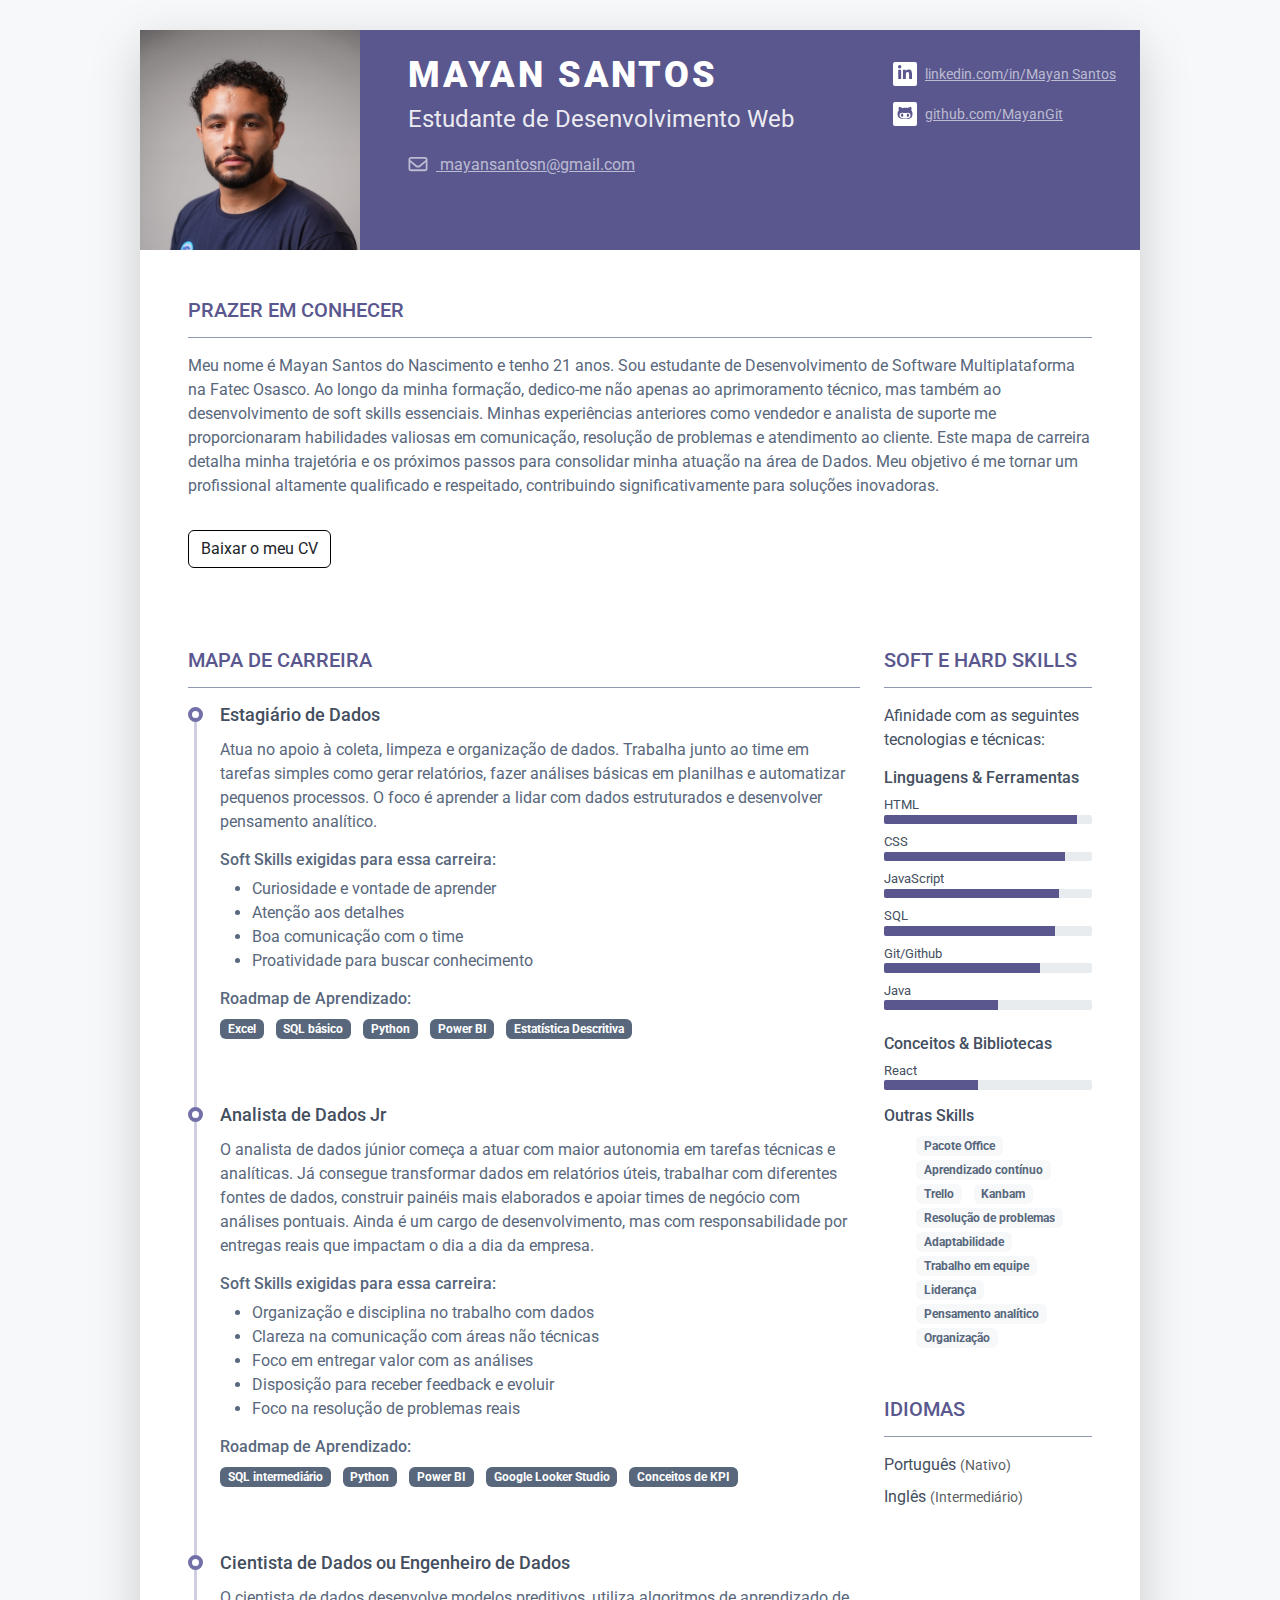
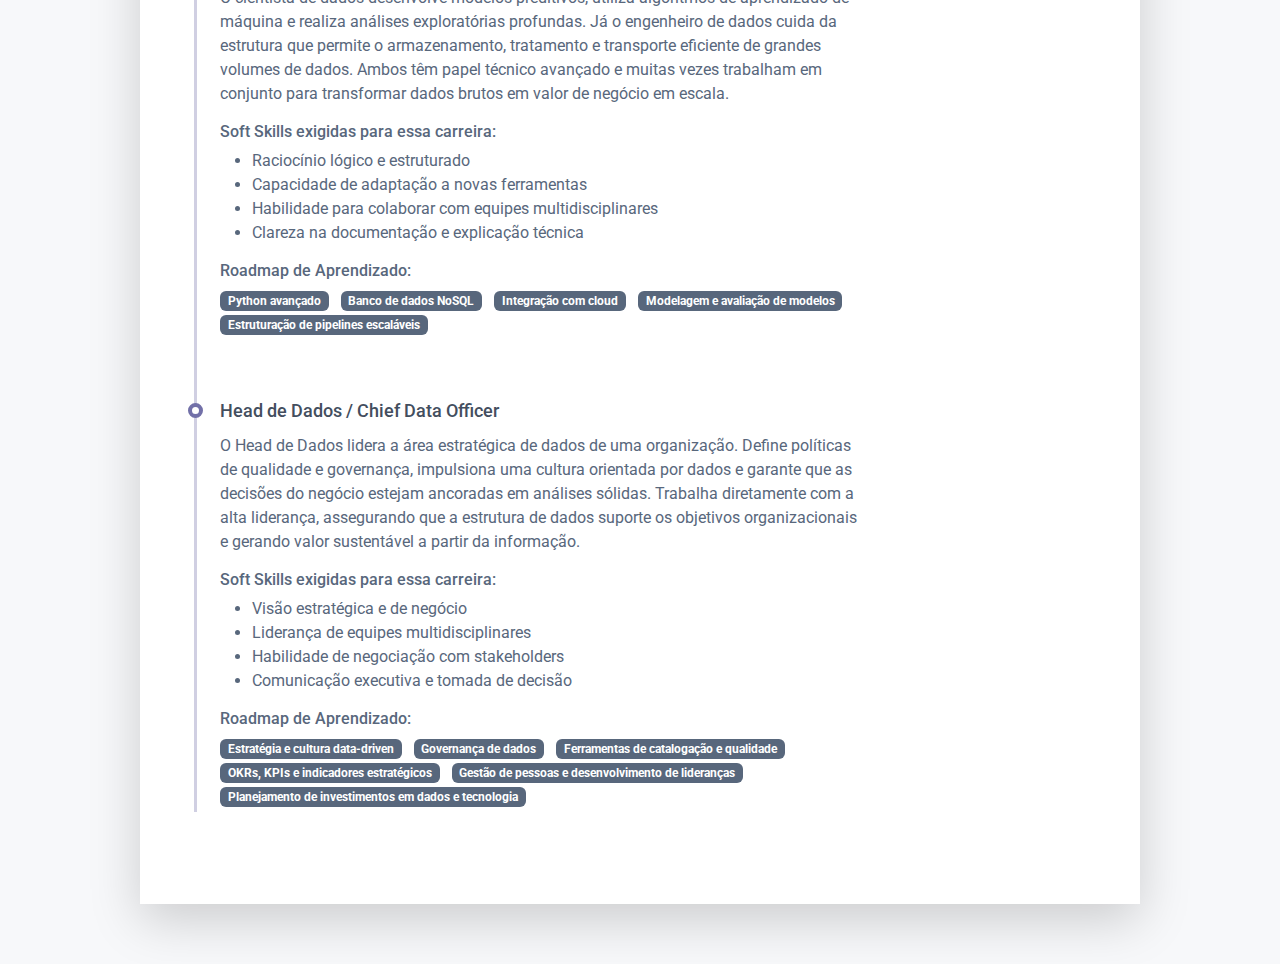
<file: index.html>
<!DOCTYPE html>
<html lang="pt-Br">

<head>
	<title>Mayan Santos: Mapa de Carreira</title>

	<!-- Meta -->
	<meta charset="utf-8">
	<meta http-equiv="X-UA-Compatible" content="IE=edge">
	<meta name="viewport" content="width=device-width, initial-scale=1.0">
	<meta name="description" content="">
	<meta name="author" content="">
	<link rel="shortcut icon" href="favicon.ico">

	<!-- Google Font -->
	<link href="https://fonts.googleapis.com/css?family=Roboto:300,400,500,700,900" rel="stylesheet">

	<!-- FontAwesome JS-->
	<script defer src="assets/fontawesome/js/all.min.js"></script>

	<!-- Theme CSS -->
	<link id="theme-style" rel="stylesheet" href="assets/css/bootstrap-5.css">

</head>

<body>

	<article class="resume-wrapper text-center position-relative">
		<div class="resume-wrapper-inner mx-auto text-start bg-white shadow-lg">
			<header class="resume-header pt-4 pt-md-0">
				<div class="row">
					<div class="col-block col-md-auto resume-picture-holder text-center text-md-start">
						<img class="picture" src="assets/images/Mayan - Foto2.jpeg"  alt="">
					</div>
					<div class="col">
						<div class="row p-4 justify-content-center justify-content-md-between">
							<div class="primary-info col-auto">
								<h1 class="name mt-0 mb-1 text-white text-uppercase text-uppercase">Mayan Santos</h1>
								<div class="title mb-3">Estudante de Desenvolvimento Web</div>
								<ul class="list-unstyled">
									<li class="mb-2">
										<a class="text-link" href="mailto:mayansantosn@gmail.com">
											<i class="far fa-envelope fa-fw me-2" data-fa-transform="grow-3"></i>
											mayansantosn@gmail.com
										</a>
									</li>
								</ul>
							</div>
							<div class="secondary-info col-auto mt-2">
								<ul class="resume-social list-unstyled">
									<li class="mb-3"><a class="text-link" href="https://www.linkedin.com/in/mayan-santos">
											<span class="fa-container text-center me-2">
												<i
													class="fab fa-linkedin-in fa-fw"></i></span>linkedin.com/in/Mayan Santos</a>
									</li>
									<li class="mb-3">
										<a class="text-link" href="https://github.com/MayanGit">
											<span class="fa-container text-center me-2">
												<i class="fab fa-github-alt fa-fw"></i></span>github.com/MayanGit
										</a>
									</li>

								</ul>
							</div>
						</div>

					</div>
				</div>
			</header>
			<div class="resume-body p-5">
				<section class="resume-section summary-section mb-5">
					<h2 class="resume-section-title text-uppercase font-weight-bold pb-3 mb-3">Prazer em Conhecer</h2>
					<div class="resume-section-content">
						<p class="mb-0"> Meu nome é Mayan Santos do Nascimento e tenho 21 anos. Sou estudante de Desenvolvimento de Software Multiplataforma na Fatec Osasco.
										Ao longo da minha formação, dedico-me não apenas ao aprimoramento técnico, mas também ao desenvolvimento de soft skills essenciais. Minhas experiências anteriores como vendedor e analista de suporte me proporcionaram habilidades valiosas em comunicação, resolução de problemas e atendimento ao cliente.
										Este mapa de carreira detalha minha trajetória e os próximos passos para consolidar minha atuação na área de Dados. Meu objetivo é me tornar um profissional altamente qualificado e respeitado, contribuindo significativamente para soluções inovadoras.</p>

						<!-- Altere o link para um PDF do seu Curriculo -->
						<a class="btn" href="https://drive.google.com/file/d/1Z3_bD67Sbv0LeDuF14Sb2HkDqbG9KgJq/view?usp=drive_link">Baixar o meu CV</a>
					</div>
				</section>
				<div class="row">
					<div class="col-lg-9">
						<section class="resume-section experience-section mb-5">
							<h2 class="resume-section-title text-uppercase font-weight-bold pb-3 mb-3">Mapa de Carreira
							</h2>
							<div class="resume-section-content">
								<div class="resume-timeline position-relative">
									<article class="resume-timeline-item position-relative pb-5">

										<div class="resume-timeline-item-header mb-2">
											<div class="d-flex flex-column flex-md-row">
												<h3 class="resume-position-title font-weight-bold mb-1">Estagiário de Dados
												</h3>
											</div>
										</div>
										<div class="resume-timeline-item-desc">
											<p>Atua no apoio à coleta, limpeza e organização de dados. Trabalha junto ao time em tarefas simples como gerar relatórios, fazer análises básicas em planilhas e automatizar pequenos processos. O foco é aprender a lidar com dados estruturados e desenvolver pensamento analítico.</p>
											</p>
											<h4 class="resume-timeline-item-desc-heading font-weight-bold">
												Soft Skills exigidas para essa carreira:
											</h4>
											<ul>
												<li>Curiosidade e vontade de aprender</li>
												<li>Atenção aos detalhes</li>
												<li>Boa comunicação com o time</li>
												<li>Proatividade para buscar conhecimento</li>
											</ul>
											<h4 class="resume-timeline-item-desc-heading font-weight-bold">
												Roadmap de Aprendizado:</h4>
											</h4>
											<ul class="list-inline">
												<li class="list-inline-item">
													<span class="badge bg-secondary badge-pill">Excel</span>
												</li>
												<li class="list-inline-item"><span
														class="badge bg-secondary badge-pill">SQL básico</span></li>
												<li class="list-inline-item"><span
														class="badge bg-secondary badge-pill">Python</span></li>
												<li class="list-inline-item"><span
														class="badge bg-secondary badge-pill">Power BI</span></li>
												<li class="list-inline-item"><span
														class="badge bg-secondary badge-pill">Estatística Descritiva</span></li>
											</ul>
										</div>

									</article>

									<article class="resume-timeline-item position-relative pb-5">

										<div class="resume-timeline-item-header mb-2">
											<div class="d-flex flex-column flex-md-row">
												<h3 class="resume-position-title font-weight-bold mb-1">Analista de Dados Jr</h3>
											</div>
										</div>
										<div class="resume-timeline-item-desc">
											<p>O analista de dados júnior começa a atuar com maior autonomia em tarefas técnicas e analíticas. Já consegue transformar dados em relatórios úteis, trabalhar com diferentes fontes de dados, construir painéis mais elaborados e apoiar times de negócio com análises pontuais. Ainda é um cargo de desenvolvimento, mas com responsabilidade por entregas reais que impactam o dia a dia da empresa.</p>
											<h4 class="resume-timeline-item-desc-heading font-weight-bold">
												Soft Skills exigidas para essa carreira:
											</h4>
											<ul>
												<li>Organização e disciplina no trabalho com dados</li>
												<li>Clareza na comunicação com áreas não técnicas</li>
												<li>Foco em entregar valor com as análises</li>
												<li>Disposição para receber feedback e evoluir</li>
												<li>Foco na resolução de problemas reais</li>
											</ul>
											<h4 class="resume-timeline-item-desc-heading font-weight-bold">
												Roadmap de Aprendizado:</h4>
											<ul class="list-inline">
												<li class="list-inline-item"><span
														class="badge bg-secondary badge-pill">SQL intermediário</span></li>
												<li class="list-inline-item"><span
														class="badge bg-secondary badge-pill">Python</span></li>
												<li class="list-inline-item"><span
														class="badge bg-secondary badge-pill">Power BI</span></li>
												<li class="list-inline-item"><span
														class="badge bg-secondary badge-pill">Google Looker Studio </span></li>
												<li class="list-inline-item"><span
														class="badge bg-secondary badge-pill">Conceitos de KPI</span></li>
											</ul>
										</div>

									</article>

									<article class="resume-timeline-item position-relative pb-5">

										<div class="resume-timeline-item-header mb-2">
											<div class="d-flex flex-column flex-md-row">
												<h3 class="resume-position-title font-weight-bold mb-1">Cientista de Dados ou Engenheiro de Dados
												</h3>

											</div>
										</div>
										<div class="resume-timeline-item-desc">
											<p>O cientista de dados desenvolve modelos preditivos, utiliza algoritmos de aprendizado de máquina e realiza análises exploratórias profundas. Já o engenheiro de dados cuida da estrutura que permite o armazenamento, tratamento e transporte eficiente de grandes volumes de dados. Ambos têm papel técnico avançado e muitas vezes trabalham em conjunto para transformar dados brutos em valor de negócio em escala.</p>
											<h4 class="resume-timeline-item-desc-heading font-weight-bold">
												Soft Skills exigidas para essa carreira:
											</h4>
											<ul>
												<li>Raciocínio lógico e estruturado</li>
												<li>Capacidade de adaptação a novas ferramentas</li>
												<li>Habilidade para colaborar com equipes multidisciplinares</li>
												<li>Clareza na documentação e explicação técnica</li>
											</ul>
											<h4 class="resume-timeline-item-desc-heading font-weight-bold">
												Roadmap de Aprendizado:</h4>
											<ul class="list-inline">
												<li class="list-inline-item"><span
														class="badge bg-secondary badge-pill">Python avançado</span></li>
												<li class="list-inline-item"><span
														class="badge bg-secondary badge-pill">Banco de dados NoSQL</span></li>
												<li class="list-inline-item"><span
														class="badge bg-secondary badge-pill">Integração com cloud</span></li>
												<li class="list-inline-item"><span
														class="badge bg-secondary badge-pill">Modelagem e avaliação de modelos</span></li>
												<li class="list-inline-item"><span
														class="badge bg-secondary badge-pill">Estruturação de pipelines escaláveis</span></li>
											</ul>
										</div>

									</article>

									<article class="resume-timeline-item position-relative">

										<div class="resume-timeline-item-header mb-2">
											<div class="d-flex flex-column flex-md-row">
												<h3 class="resume-position-title font-weight-bold mb-1">
													Head de Dados / Chief Data Officer 
												</h3>
											</div>
										</div>
										<div class="resume-timeline-item-desc">
											<p>O Head de Dados lidera a área estratégica de dados de uma organização. Define políticas de qualidade e governança, impulsiona uma cultura orientada por dados e garante que as decisões do negócio estejam ancoradas em análises sólidas. Trabalha diretamente com a alta liderança, assegurando que a estrutura de dados suporte os objetivos organizacionais e gerando valor sustentável a partir da informação.</p>
											<h4 class="resume-timeline-item-desc-heading font-weight-bold">
												Soft Skills exigidas para essa carreira:
											</h4>
											<ul>
												<li>Visão estratégica e de negócio</li>
												<li>Liderança de equipes multidisciplinares</li>
												<li>Habilidade de negociação com stakeholders</li>
												<li>Comunicação executiva e tomada de decisão</li>
											</ul>
											<h4 class="resume-timeline-item-desc-heading font-weight-bold">
												Roadmap de Aprendizado:</h4>
											<ul class="list-inline">
												<li class="list-inline-item"><span
														class="badge bg-secondary badge-pill">Estratégia e cultura data-driven</span></li>
												<li class="list-inline-item"><span
														class="badge bg-secondary badge-pill">Governança de dados </span></li>
												<li class="list-inline-item"><span
														class="badge bg-secondary badge-pill">Ferramentas de catalogação e qualidade</span></li>
												<li class="list-inline-item"><span
														class="badge bg-secondary badge-pill">OKRs, KPIs e indicadores estratégicos</span></li>
												<li class="list-inline-item"><span
														class="badge bg-secondary badge-pill">Gestão de pessoas e desenvolvimento de lideranças</span></li>
												<li class="list-inline-item"><span
														class="badge bg-secondary badge-pill">Planejamento de investimentos em dados e tecnologia</span></li>
											</ul>
										</div>
									</article>
								</div>
							</div>
						</section>
					</div>
					<div class="col-lg-3">
						<section class="resume-section skills-section mb-5">
							<h2 class="resume-section-title text-uppercase font-weight-bold pb-3 mb-3">Soft e Hard
								Skills</h2>
							<p>Afinidade com as seguintes tecnologias e técnicas:</p>
							<div class="resume-section-content">
								<div class="resume-skill-item">
									<h4 class="resume-skills-cat font-weight-bold">Linguagens & Ferramentas</h4>
									<ul class="list-unstyled mb-4">
										<li class="mb-2">
											<div class="resume-skill-name">HTML</div>
											<div class="progress resume-progress">
												<div class="progress-bar theme-progress-bar-dark" role="progressbar"
													style="width: 93%" aria-valuenow="25" aria-valuemin="0"
													aria-valuemax="100"></div>
											</div>
										</li>
										<li class="mb-2">
											<div class="resume-skill-name">CSS</div>
											<div class="progress resume-progress">
												<div class="progress-bar theme-progress-bar-dark" role="progressbar"
													style="width: 87%" aria-valuenow="25" aria-valuemin="0"
													aria-valuemax="100"></div>
											</div>
										</li>
										<li class="mb-2">
											<div class="resume-skill-name">JavaScript</div>
											<div class="progress resume-progress">
												<div class="progress-bar theme-progress-bar-dark" role="progressbar"
													style="width: 84%" aria-valuenow="25" aria-valuemin="0"
													aria-valuemax="100"></div>
											</div>
										</li>

										<li class="mb-2">
											<div class="resume-skill-name">SQL</div>
											<div class="progress resume-progress">
												<div class="progress-bar theme-progress-bar-dark" role="progressbar"
													style="width: 82%" aria-valuenow="25" aria-valuemin="0"
													aria-valuemax="100"></div>
											</div>
										</li>
										<li class="mb-2">
											<div class="resume-skill-name">Git/Github</div>
											<div class="progress resume-progress">
												<div class="progress-bar theme-progress-bar-dark" role="progressbar"
													style="width: 75%" aria-valuenow="25" aria-valuemin="0"
													aria-valuemax="100"></div>
											</div>
										</li>
										<li class="mb-2">
											<div class="resume-skill-name">Java</div>
											<div class="progress resume-progress">
												<div class="progress-bar theme-progress-bar-dark" role="progressbar"
													style="width: 55%" aria-valuenow="25" aria-valuemin="0"
													aria-valuemax="100"></div>
											</div>
										</li>
									</ul>
								</div>

								<div class="resume-skill-item">
									<h4 class="resume-skills-cat font-weight-bold">Conceitos & Bibliotecas</h4>
									<ul class="list-unstyled">
										<li class="mb-2">
											<div class="resume-skill-name">React</div>
											<div class="progress resume-progress">
												<div class="progress-bar theme-progress-bar-dark" role="progressbar"
													style="width: 45%" aria-valuenow="25" aria-valuemin="0"
													aria-valuemax="100"></div>
											</div>
										</li>
										
									</ul>
								</div>

								<div class="resume-skill-item">
									<h4 class="resume-skills-cat font-weight-bold">Outras Skills</h4>
									<ul class="list-inline-1">
										<li class="list-inline-item"><span class="badge badge-light">Pacote Office</span></li>
										<li class="list-inline-item"><span class="badge badge-light">Aprendizado contínuo</span>
										</li>
										<li class="list-inline-item"><span class="badge badge-light">Trello</span></li>
										<li class="list-inline-item"><span class="badge badge-light">Kanbam</span>
										</li>
										<li class="list-inline-item"><span class="badge badge-light">Resolução de problemas</span>
										</li>
										<li class="list-inline-item"><span class="badge badge-light">Adaptabilidade</span></li>
										<li class="list-inline-item"><span class="badge badge-light">Trabalho em equipe</span>
										</li>
										<li class="list-inline-item"><span class="badge badge-light">Liderança</span>
										</li>
										<li class="list-inline-item"><span class="badge badge-light">Pensamento analítico</span></li>
										<li class="list-inline-item"><span class="badge badge-light">Organização</span></li>
									</ul>
								</div>
							</div>
						</section>

						<section class="resume-section language-section mb-5">
							<h2 class="resume-section-title text-uppercase font-weight-bold pb-3 mb-3">Idiomas</h2>
							<div class="resume-section-content">
								<ul class="list-unstyled resume-lang-list">
									<li class="mb-2"><span class="resume-lang-name font-weight-bold">Português</span>
										<small class="text-muted font-weight-normal">(Nativo)</small>
									</li>
									<li class="mb-2 align-middle"><span
											class="resume-lang-name font-weight-bold">Inglês</span> <small
											class="text-muted font-weight-normal">(Intermediário)</small></li>
									
								</ul>
							</div>
						</section>

					</div>
				</div>
			</div>
		</div>
	</article>
</body>

</html>
</file>
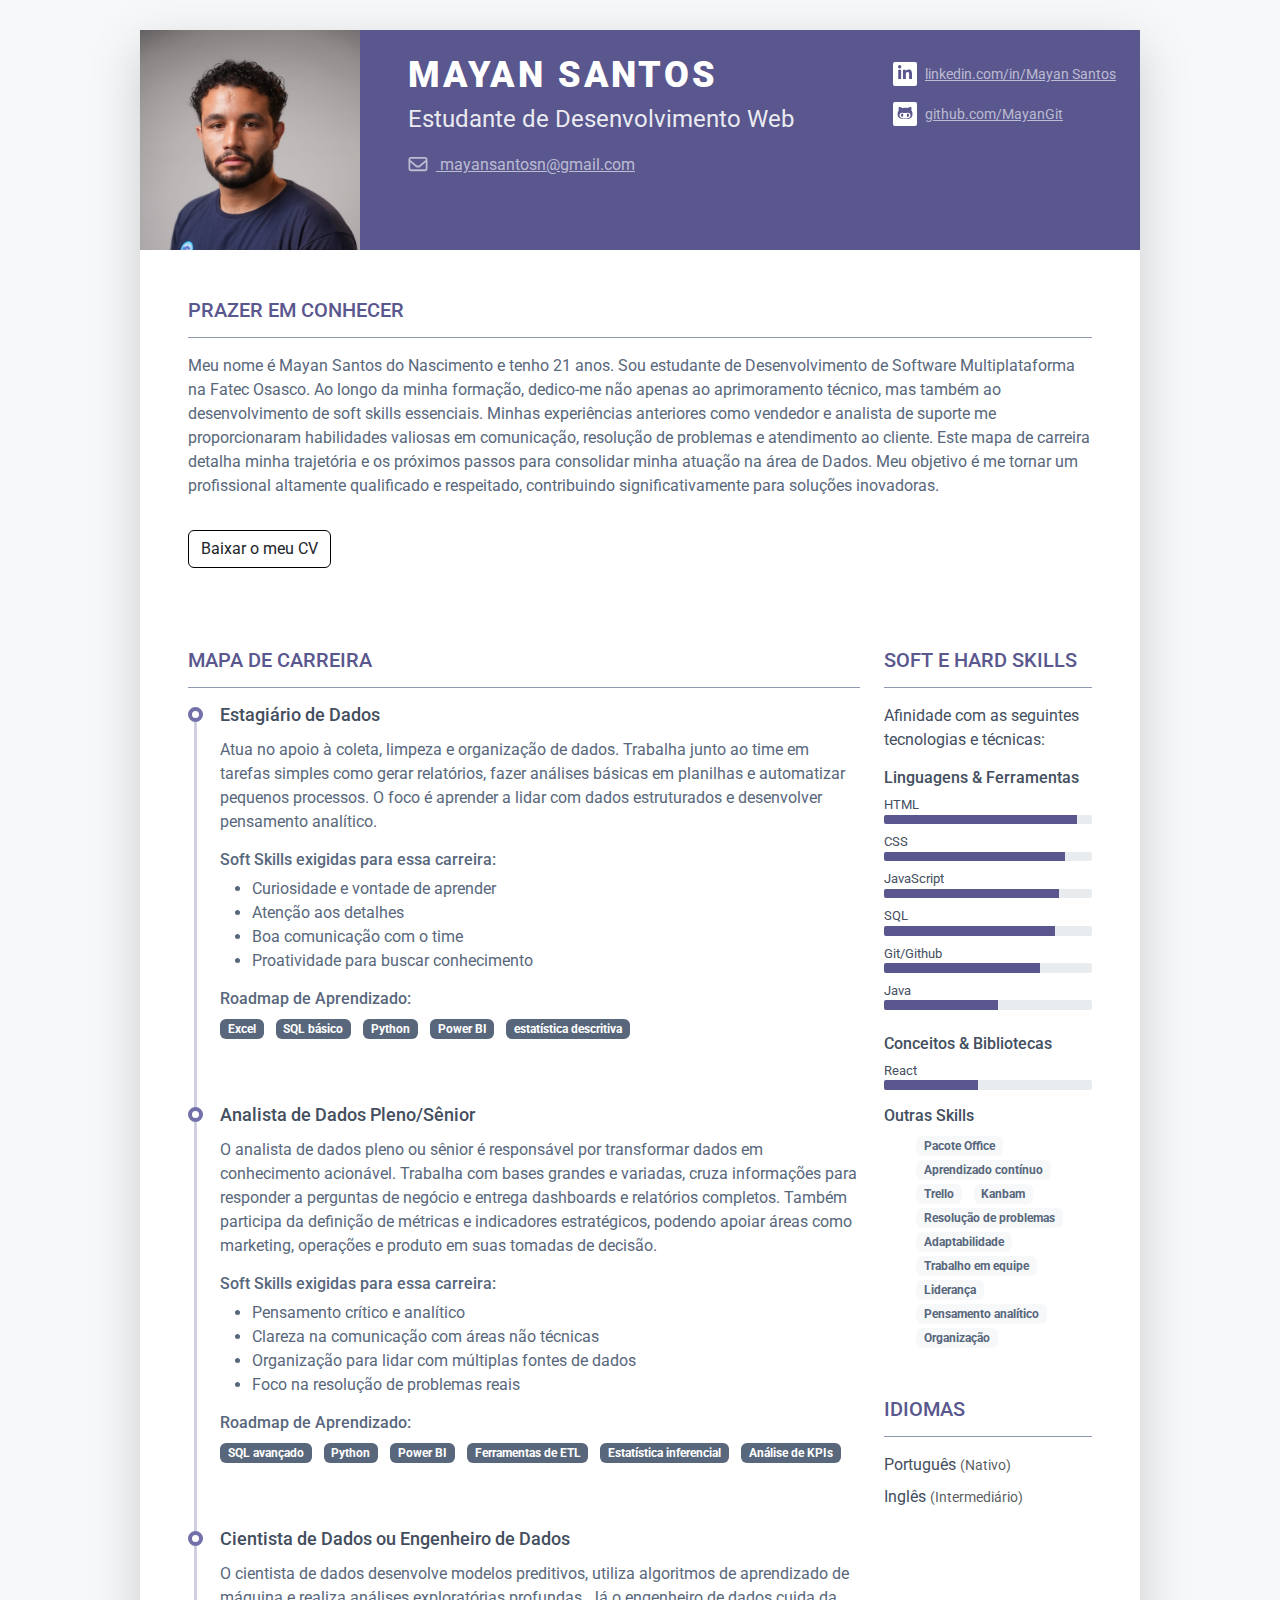
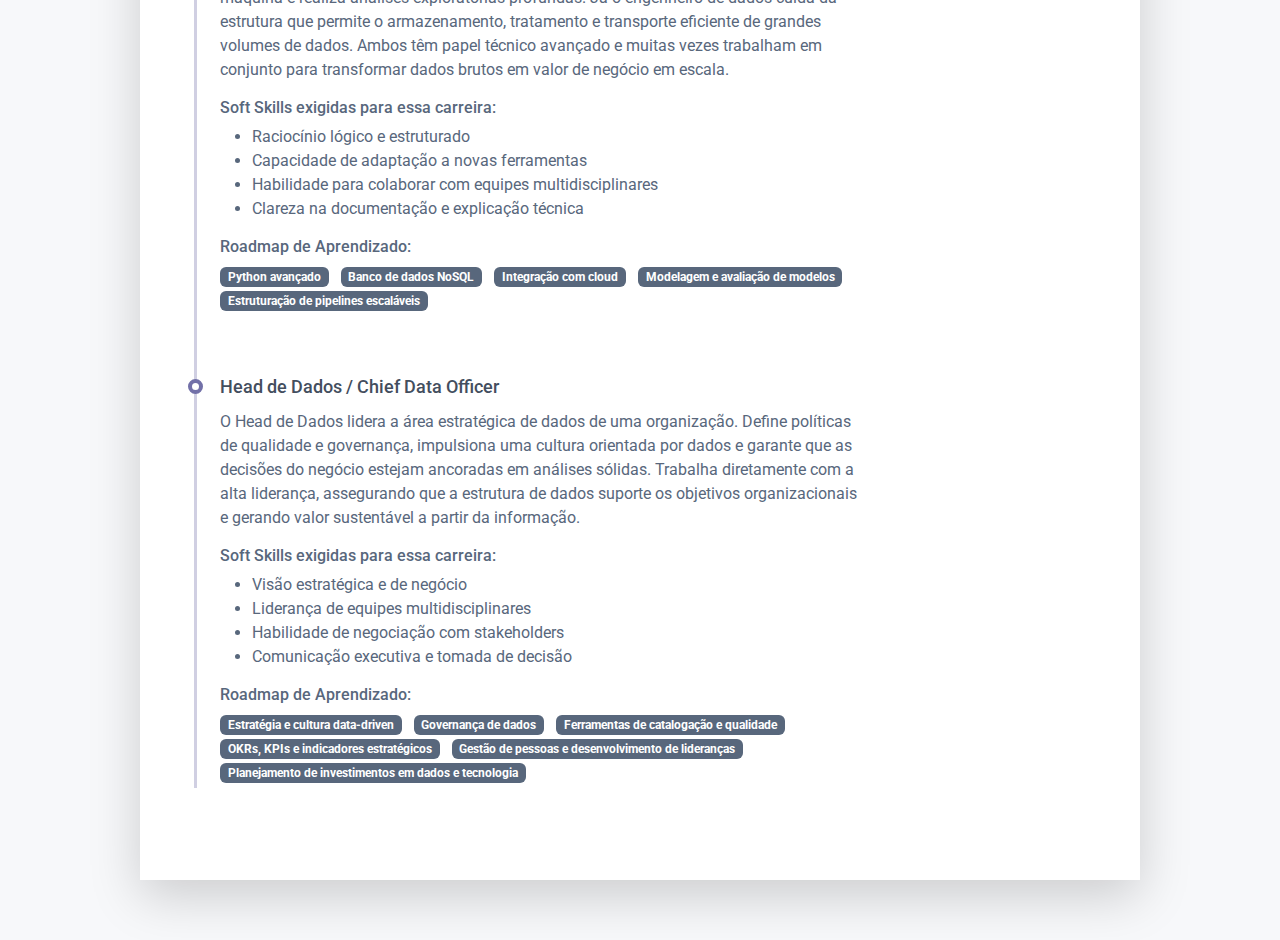
<file: Index.html>
<!DOCTYPE html>
<html lang="pt-Br">

<head>
	<title>Mayan Santos: Mapa de Carreira</title>

	<!-- Meta -->
	<meta charset="utf-8">
	<meta http-equiv="X-UA-Compatible" content="IE=edge">
	<meta name="viewport" content="width=device-width, initial-scale=1.0">
	<meta name="description" content="">
	<meta name="author" content="">
	<link rel="shortcut icon" href="favicon.ico">

	<!-- Google Font -->
	<link href="https://fonts.googleapis.com/css?family=Roboto:300,400,500,700,900" rel="stylesheet">

	<!-- FontAwesome JS-->
	<script defer src="assets/fontawesome/js/all.min.js"></script>

	<!-- Theme CSS -->
	<link id="theme-style" rel="stylesheet" href="assets/css/bootstrap-5.css">

</head>

<body>

	<article class="resume-wrapper text-center position-relative">
		<div class="resume-wrapper-inner mx-auto text-start bg-white shadow-lg">
			<header class="resume-header pt-4 pt-md-0">
				<div class="row">
					<div class="col-block col-md-auto resume-picture-holder text-center text-md-start">
						<img class="picture" src="assets/images/Mayan - Foto2.jpeg"  alt="">
					</div>
					<div class="col">
						<div class="row p-4 justify-content-center justify-content-md-between">
							<div class="primary-info col-auto">
								<h1 class="name mt-0 mb-1 text-white text-uppercase text-uppercase">Mayan Santos</h1>
								<div class="title mb-3">Estudante de Desenvolvimento Web</div>
								<ul class="list-unstyled">
									<li class="mb-2">
										<a class="text-link" href="mailto:mayansantosn@gmail.com">
											<i class="far fa-envelope fa-fw me-2" data-fa-transform="grow-3"></i>
											mayansantosn@gmail.com
										</a>
									</li>
								</ul>
							</div>
							<div class="secondary-info col-auto mt-2">
								<ul class="resume-social list-unstyled">
									<li class="mb-3"><a class="text-link" href="https://www.linkedin.com/in/mayan-santos">
											<span class="fa-container text-center me-2">
												<i
													class="fab fa-linkedin-in fa-fw"></i></span>linkedin.com/in/Mayan Santos</a>
									</li>
									<li class="mb-3">
										<a class="text-link" href="https://github.com/MayanGit">
											<span class="fa-container text-center me-2">
												<i class="fab fa-github-alt fa-fw"></i></span>github.com/MayanGit
										</a>
									</li>

								</ul>
							</div>
						</div>

					</div>
				</div>
			</header>
			<div class="resume-body p-5">
				<section class="resume-section summary-section mb-5">
					<h2 class="resume-section-title text-uppercase font-weight-bold pb-3 mb-3">Prazer em Conhecer</h2>
					<div class="resume-section-content">
						<p class="mb-0"> Meu nome é Mayan Santos do Nascimento e tenho 21 anos. Sou estudante de Desenvolvimento de Software Multiplataforma na Fatec Osasco.
										Ao longo da minha formação, dedico-me não apenas ao aprimoramento técnico, mas também ao desenvolvimento de soft skills essenciais. Minhas experiências anteriores como vendedor e analista de suporte me proporcionaram habilidades valiosas em comunicação, resolução de problemas e atendimento ao cliente.
										Este mapa de carreira detalha minha trajetória e os próximos passos para consolidar minha atuação na área de Dados. Meu objetivo é me tornar um profissional altamente qualificado e respeitado, contribuindo significativamente para soluções inovadoras.</p>

						<!-- Altere o link para um PDF do seu Curriculo -->
						<a class="btn" href="https://drive.google.com/file/d/1Z3_bD67Sbv0LeDuF14Sb2HkDqbG9KgJq/view?usp=drive_link">Baixar o meu CV</a>
					</div>
				</section>
				<div class="row">
					<div class="col-lg-9">
						<section class="resume-section experience-section mb-5">
							<h2 class="resume-section-title text-uppercase font-weight-bold pb-3 mb-3">Mapa de Carreira
							</h2>
							<div class="resume-section-content">
								<div class="resume-timeline position-relative">
									<article class="resume-timeline-item position-relative pb-5">

										<div class="resume-timeline-item-header mb-2">
											<div class="d-flex flex-column flex-md-row">
												<h3 class="resume-position-title font-weight-bold mb-1">Estagiário de Dados
												</h3>
											</div>
										</div>
										<div class="resume-timeline-item-desc">
											<p>Atua no apoio à coleta, limpeza e organização de dados. Trabalha junto ao time em tarefas simples como gerar relatórios, fazer análises básicas em planilhas e automatizar pequenos processos. O foco é aprender a lidar com dados estruturados e desenvolver pensamento analítico.</p>
											</p>
											<h4 class="resume-timeline-item-desc-heading font-weight-bold">
												Soft Skills exigidas para essa carreira:
											</h4>
											<ul>
												<li>Curiosidade e vontade de aprender</li>
												<li>Atenção aos detalhes</li>
												<li>Boa comunicação com o time</li>
												<li>Proatividade para buscar conhecimento</li>
											</ul>
											<h4 class="resume-timeline-item-desc-heading font-weight-bold">
												Roadmap de Aprendizado:</h4>
											</h4>
											<ul class="list-inline">
												<li class="list-inline-item">
													<span class="badge bg-secondary badge-pill">Excel</span>
												</li>
												<li class="list-inline-item"><span
														class="badge bg-secondary badge-pill">SQL básico</span></li>
												<li class="list-inline-item"><span
														class="badge bg-secondary badge-pill">Python</span></li>
												<li class="list-inline-item"><span
														class="badge bg-secondary badge-pill">Power BI</span></li>
												<li class="list-inline-item"><span
														class="badge bg-secondary badge-pill">estatística descritiva</span></li>
											</ul>
										</div>

									</article>

									<article class="resume-timeline-item position-relative pb-5">

										<div class="resume-timeline-item-header mb-2">
											<div class="d-flex flex-column flex-md-row">
												<h3 class="resume-position-title font-weight-bold mb-1">Analista de Dados Pleno/Sênior</h3>
											</div>
										</div>
										<div class="resume-timeline-item-desc">
											<p>O analista de dados pleno ou sênior é responsável por transformar dados em conhecimento acionável. Trabalha com bases grandes e variadas, cruza informações para responder a perguntas de negócio e entrega dashboards e relatórios completos. Também participa da definição de métricas e indicadores estratégicos, podendo apoiar áreas como marketing, operações e produto em suas tomadas de decisão.</p>
											<h4 class="resume-timeline-item-desc-heading font-weight-bold">
												Soft Skills exigidas para essa carreira:
											</h4>
											<ul>
												<li>Pensamento crítico e analítico</li>
												<li>Clareza na comunicação com áreas não técnicas</li>
												<li>Organização para lidar com múltiplas fontes de dados</li>
												<li>Foco na resolução de problemas reais</li>
											</ul>
											<h4 class="resume-timeline-item-desc-heading font-weight-bold">
												Roadmap de Aprendizado:</h4>
											<ul class="list-inline">
												<li class="list-inline-item"><span
														class="badge bg-secondary badge-pill">SQL avançado</span></li>
												<li class="list-inline-item"><span
														class="badge bg-secondary badge-pill">Python</span></li>
												<li class="list-inline-item"><span
														class="badge bg-secondary badge-pill">Power BI</span></li>
												<li class="list-inline-item"><span
														class="badge bg-secondary badge-pill">Ferramentas de ETL</span></li>
												<li class="list-inline-item"><span
														class="badge bg-secondary badge-pill">Estatística inferencial</span></li>
												<li class="list-inline-item"><span
														class="badge bg-secondary badge-pill">Análise de KPIs</span></li>
											</ul>
										</div>

									</article>

									<article class="resume-timeline-item position-relative pb-5">

										<div class="resume-timeline-item-header mb-2">
											<div class="d-flex flex-column flex-md-row">
												<h3 class="resume-position-title font-weight-bold mb-1">Cientista de Dados ou Engenheiro de Dados
												</h3>

											</div>
										</div>
										<div class="resume-timeline-item-desc">
											<p>O cientista de dados desenvolve modelos preditivos, utiliza algoritmos de aprendizado de máquina e realiza análises exploratórias profundas. Já o engenheiro de dados cuida da estrutura que permite o armazenamento, tratamento e transporte eficiente de grandes volumes de dados. Ambos têm papel técnico avançado e muitas vezes trabalham em conjunto para transformar dados brutos em valor de negócio em escala.</p>
											<h4 class="resume-timeline-item-desc-heading font-weight-bold">
												Soft Skills exigidas para essa carreira:
											</h4>
											<ul>
												<li>Raciocínio lógico e estruturado</li>
												<li>Capacidade de adaptação a novas ferramentas</li>
												<li>Habilidade para colaborar com equipes multidisciplinares</li>
												<li>Clareza na documentação e explicação técnica</li>
											</ul>
											<h4 class="resume-timeline-item-desc-heading font-weight-bold">
												Roadmap de Aprendizado:</h4>
											<ul class="list-inline">
												<li class="list-inline-item"><span
														class="badge bg-secondary badge-pill">Python avançado</span></li>
												<li class="list-inline-item"><span
														class="badge bg-secondary badge-pill">Banco de dados NoSQL</span></li>
												<li class="list-inline-item"><span
														class="badge bg-secondary badge-pill">Integração com cloud</span></li>
												<li class="list-inline-item"><span
														class="badge bg-secondary badge-pill">Modelagem e avaliação de modelos</span></li>
												<li class="list-inline-item"><span
														class="badge bg-secondary badge-pill">Estruturação de pipelines escaláveis</span></li>
											</ul>
										</div>

									</article>

									<article class="resume-timeline-item position-relative">

										<div class="resume-timeline-item-header mb-2">
											<div class="d-flex flex-column flex-md-row">
												<h3 class="resume-position-title font-weight-bold mb-1">
													Head de Dados / Chief Data Officer 
												</h3>
											</div>
										</div>
										<div class="resume-timeline-item-desc">
											<p>O Head de Dados lidera a área estratégica de dados de uma organização. Define políticas de qualidade e governança, impulsiona uma cultura orientada por dados e garante que as decisões do negócio estejam ancoradas em análises sólidas. Trabalha diretamente com a alta liderança, assegurando que a estrutura de dados suporte os objetivos organizacionais e gerando valor sustentável a partir da informação.</p>
											<h4 class="resume-timeline-item-desc-heading font-weight-bold">
												Soft Skills exigidas para essa carreira:
											</h4>
											<ul>
												<li>Visão estratégica e de negócio</li>
												<li>Liderança de equipes multidisciplinares</li>
												<li>Habilidade de negociação com stakeholders</li>
												<li>Comunicação executiva e tomada de decisão</li>
											</ul>
											<h4 class="resume-timeline-item-desc-heading font-weight-bold">
												Roadmap de Aprendizado:</h4>
											<ul class="list-inline">
												<li class="list-inline-item"><span
														class="badge bg-secondary badge-pill">Estratégia e cultura data-driven</span></li>
												<li class="list-inline-item"><span
														class="badge bg-secondary badge-pill">Governança de dados </span></li>
												<li class="list-inline-item"><span
														class="badge bg-secondary badge-pill">Ferramentas de catalogação e qualidade</span></li>
												<li class="list-inline-item"><span
														class="badge bg-secondary badge-pill">OKRs, KPIs e indicadores estratégicos</span></li>
												<li class="list-inline-item"><span
														class="badge bg-secondary badge-pill">Gestão de pessoas e desenvolvimento de lideranças</span></li>
												<li class="list-inline-item"><span
														class="badge bg-secondary badge-pill">Planejamento de investimentos em dados e tecnologia</span></li>
											</ul>
										</div>
									</article>
								</div>
							</div>
						</section>
					</div>
					<div class="col-lg-3">
						<section class="resume-section skills-section mb-5">
							<h2 class="resume-section-title text-uppercase font-weight-bold pb-3 mb-3">Soft e Hard
								Skills</h2>
							<p>Afinidade com as seguintes tecnologias e técnicas:</p>
							<div class="resume-section-content">
								<div class="resume-skill-item">
									<h4 class="resume-skills-cat font-weight-bold">Linguagens & Ferramentas</h4>
									<ul class="list-unstyled mb-4">
										<li class="mb-2">
											<div class="resume-skill-name">HTML</div>
											<div class="progress resume-progress">
												<div class="progress-bar theme-progress-bar-dark" role="progressbar"
													style="width: 93%" aria-valuenow="25" aria-valuemin="0"
													aria-valuemax="100"></div>
											</div>
										</li>
										<li class="mb-2">
											<div class="resume-skill-name">CSS</div>
											<div class="progress resume-progress">
												<div class="progress-bar theme-progress-bar-dark" role="progressbar"
													style="width: 87%" aria-valuenow="25" aria-valuemin="0"
													aria-valuemax="100"></div>
											</div>
										</li>
										<li class="mb-2">
											<div class="resume-skill-name">JavaScript</div>
											<div class="progress resume-progress">
												<div class="progress-bar theme-progress-bar-dark" role="progressbar"
													style="width: 84%" aria-valuenow="25" aria-valuemin="0"
													aria-valuemax="100"></div>
											</div>
										</li>

										<li class="mb-2">
											<div class="resume-skill-name">SQL</div>
											<div class="progress resume-progress">
												<div class="progress-bar theme-progress-bar-dark" role="progressbar"
													style="width: 82%" aria-valuenow="25" aria-valuemin="0"
													aria-valuemax="100"></div>
											</div>
										</li>
										<li class="mb-2">
											<div class="resume-skill-name">Git/Github</div>
											<div class="progress resume-progress">
												<div class="progress-bar theme-progress-bar-dark" role="progressbar"
													style="width: 75%" aria-valuenow="25" aria-valuemin="0"
													aria-valuemax="100"></div>
											</div>
										</li>
										<li class="mb-2">
											<div class="resume-skill-name">Java</div>
											<div class="progress resume-progress">
												<div class="progress-bar theme-progress-bar-dark" role="progressbar"
													style="width: 55%" aria-valuenow="25" aria-valuemin="0"
													aria-valuemax="100"></div>
											</div>
										</li>
									</ul>
								</div>

								<div class="resume-skill-item">
									<h4 class="resume-skills-cat font-weight-bold">Conceitos & Bibliotecas</h4>
									<ul class="list-unstyled">
										<li class="mb-2">
											<div class="resume-skill-name">React</div>
											<div class="progress resume-progress">
												<div class="progress-bar theme-progress-bar-dark" role="progressbar"
													style="width: 45%" aria-valuenow="25" aria-valuemin="0"
													aria-valuemax="100"></div>
											</div>
										</li>
										
									</ul>
								</div>

								<div class="resume-skill-item">
									<h4 class="resume-skills-cat font-weight-bold">Outras Skills</h4>
									<ul class="list-inline-1">
										<li class="list-inline-item"><span class="badge badge-light">Pacote Office</span></li>
										<li class="list-inline-item"><span class="badge badge-light">Aprendizado contínuo</span>
										</li>
										<li class="list-inline-item"><span class="badge badge-light">Trello</span></li>
										<li class="list-inline-item"><span class="badge badge-light">Kanbam</span>
										</li>
										<li class="list-inline-item"><span class="badge badge-light">Resolução de problemas</span>
										</li>
										<li class="list-inline-item"><span class="badge badge-light">Adaptabilidade</span></li>
										<li class="list-inline-item"><span class="badge badge-light">Trabalho em equipe</span>
										</li>
										<li class="list-inline-item"><span class="badge badge-light">Liderança</span>
										</li>
										<li class="list-inline-item"><span class="badge badge-light">Pensamento analítico</span></li>
										<li class="list-inline-item"><span class="badge badge-light">Organização</span></li>
									</ul>
								</div>
							</div>
						</section>

						<section class="resume-section language-section mb-5">
							<h2 class="resume-section-title text-uppercase font-weight-bold pb-3 mb-3">Idiomas</h2>
							<div class="resume-section-content">
								<ul class="list-unstyled resume-lang-list">
									<li class="mb-2"><span class="resume-lang-name font-weight-bold">Português</span>
										<small class="text-muted font-weight-normal">(Nativo)</small>
									</li>
									<li class="mb-2 align-middle"><span
											class="resume-lang-name font-weight-bold">Inglês</span> <small
											class="text-muted font-weight-normal">(Intermediário)</small></li>
									
								</ul>
							</div>
						</section>

					</div>
				</div>
			</div>
		</div>
	</article>
</body>

</html>
</file>
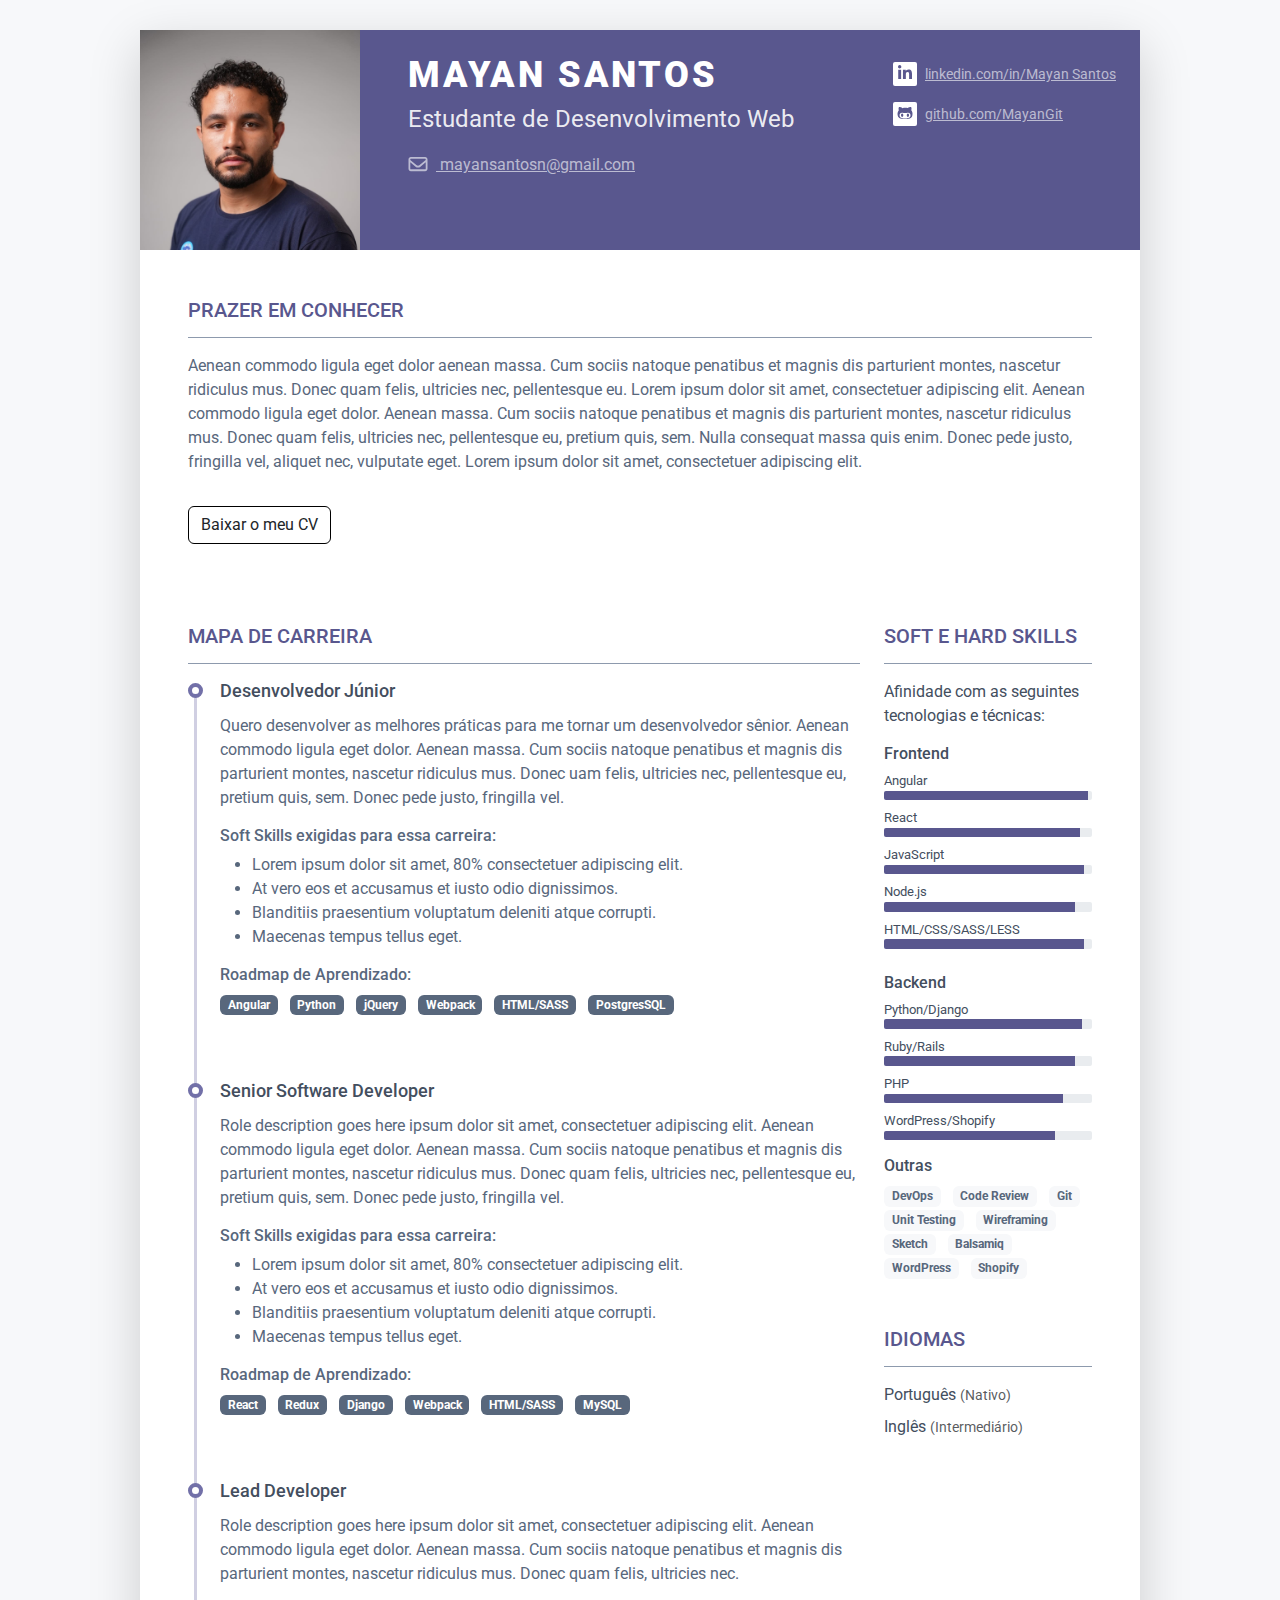
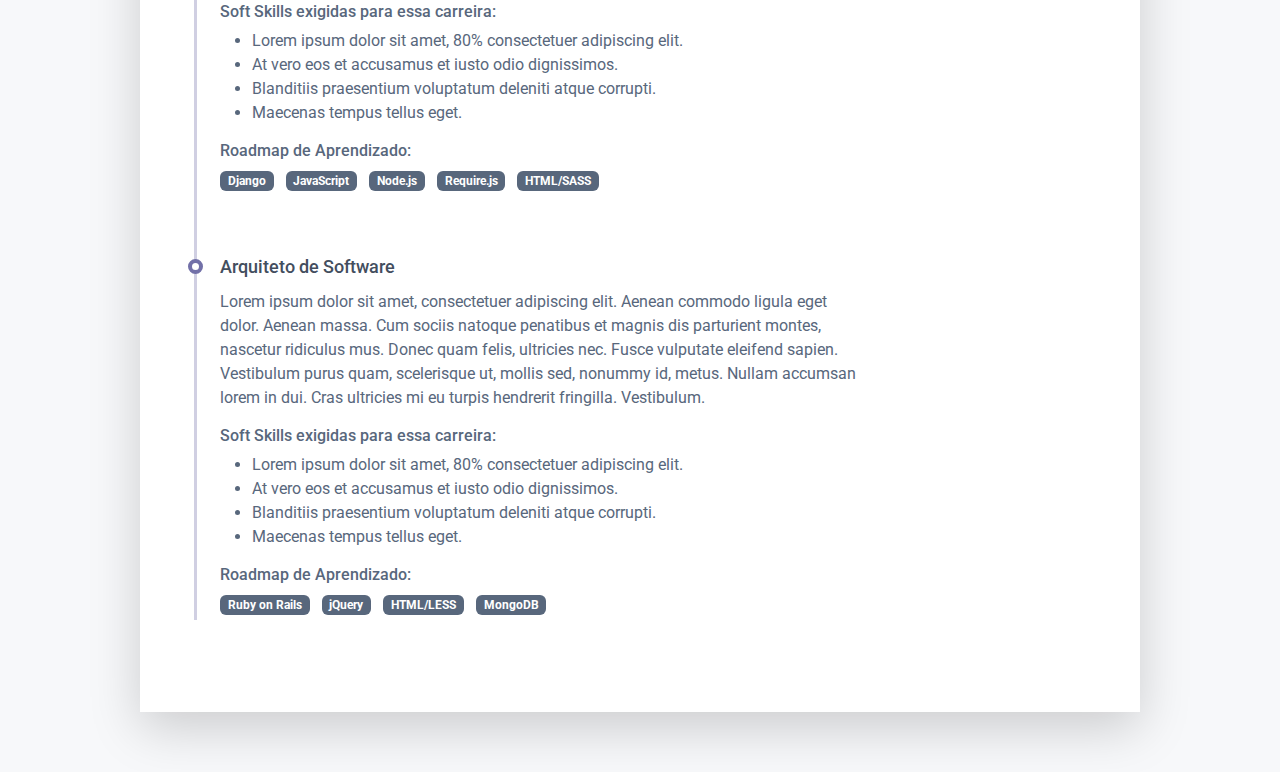
<file: MapaDeCarreira - Mayan Santos.html>
<!DOCTYPE html>
<html lang="pt-Br">

<head>
	<title>Mayan Santos: Mapa de Carreira</title>

	<!-- Meta -->
	<meta charset="utf-8">
	<meta http-equiv="X-UA-Compatible" content="IE=edge">
	<meta name="viewport" content="width=device-width, initial-scale=1.0">
	<meta name="description" content="">
	<meta name="author" content="">
	<link rel="shortcut icon" href="favicon.ico">

	<!-- Google Font -->
	<link href="https://fonts.googleapis.com/css?family=Roboto:300,400,500,700,900" rel="stylesheet">

	<!-- FontAwesome JS-->
	<script defer src="assets/fontawesome/js/all.min.js"></script>

	<!-- Theme CSS -->
	<link id="theme-style" rel="stylesheet" href="assets/css/bootstrap-5.css">

</head>

<body>

	<article class="resume-wrapper text-center position-relative">
		<div class="resume-wrapper-inner mx-auto text-start bg-white shadow-lg">
			<header class="resume-header pt-4 pt-md-0">
				<div class="row">
					<div class="col-block col-md-auto resume-picture-holder text-center text-md-start">
						<img class="picture" src="assets/images/Mayan - Foto2.jpeg"  alt="">
					</div>
					<div class="col">
						<div class="row p-4 justify-content-center justify-content-md-between">
							<div class="primary-info col-auto">
								<h1 class="name mt-0 mb-1 text-white text-uppercase text-uppercase">Mayan Santos</h1>
								<div class="title mb-3">Estudante de Desenvolvimento Web</div>
								<ul class="list-unstyled">
									<li class="mb-2">
										<a class="text-link" href="mailto:mayansantosn@gmail.com">
											<i class="far fa-envelope fa-fw me-2" data-fa-transform="grow-3"></i>
											mayansantosn@gmail.com
										</a>
									</li>
								</ul>
							</div>
							<div class="secondary-info col-auto mt-2">
								<ul class="resume-social list-unstyled">
									<li class="mb-3"><a class="text-link" href="https://www.linkedin.com/in/mayan-santos">
											<span class="fa-container text-center me-2">
												<i
													class="fab fa-linkedin-in fa-fw"></i></span>linkedin.com/in/Mayan Santos</a>
									</li>
									<li class="mb-3">
										<a class="text-link" href="https://github.com/MayanGit">
											<span class="fa-container text-center me-2">
												<i class="fab fa-github-alt fa-fw"></i></span>github.com/MayanGit
										</a>
									</li>

								</ul>
							</div>
						</div>

					</div>
				</div>
			</header>
			<div class="resume-body p-5">
				<section class="resume-section summary-section mb-5">
					<h2 class="resume-section-title text-uppercase font-weight-bold pb-3 mb-3">Prazer em Conhecer</h2>
					<div class="resume-section-content">
						<p class="mb-0"> Aenean commodo ligula eget dolor aenean massa. Cum sociis natoque penatibus et
							magnis dis parturient montes, nascetur ridiculus mus. Donec quam felis, ultricies nec,
							pellentesque eu. Lorem ipsum dolor sit amet, consectetuer adipiscing elit. Aenean commodo
							ligula eget dolor. Aenean massa. Cum sociis natoque penatibus et magnis dis parturient
							montes, nascetur ridiculus mus. Donec quam felis, ultricies nec, pellentesque eu, pretium
							quis, sem. Nulla consequat massa quis enim. Donec pede justo, fringilla vel, aliquet nec,
							vulputate eget. Lorem ipsum dolor sit amet, consectetuer adipiscing elit.</p>

						<!-- Altere o link para um PDF do seu Curriculo -->
						<a class="btn" href="https://drive.google.com/file/d/1Z3_bD67Sbv0LeDuF14Sb2HkDqbG9KgJq/view?usp=drive_link">Baixar o meu CV</a>
					</div>
				</section>
				<div class="row">
					<div class="col-lg-9">
						<section class="resume-section experience-section mb-5">
							<h2 class="resume-section-title text-uppercase font-weight-bold pb-3 mb-3">Mapa de Carreira
							</h2>
							<div class="resume-section-content">
								<div class="resume-timeline position-relative">
									<article class="resume-timeline-item position-relative pb-5">

										<div class="resume-timeline-item-header mb-2">
											<div class="d-flex flex-column flex-md-row">
												<h3 class="resume-position-title font-weight-bold mb-1">Desenvolvedor
													Júnior
												</h3>
											</div>
										</div>
										<div class="resume-timeline-item-desc">
											<p>Quero desenvolver as melhores práticas para me tornar
												um desenvolvedor sênior. Aenean commodo ligula eget dolor. Aenean massa.
												Cum sociis natoque penatibus et magnis dis parturient montes, nascetur
												ridiculus mus. Donec uam felis, ultricies nec, pellentesque eu, pretium
												quis, sem. Donec
												pede justo, fringilla vel.</p>
											</p>
											<h4 class="resume-timeline-item-desc-heading font-weight-bold">
												Soft Skills exigidas para essa carreira:
											</h4>
											<ul>
												<li>Lorem ipsum dolor sit amet, 80% consectetuer adipiscing elit.</li>
												<li>At vero eos et accusamus et iusto odio dignissimos.</li>
												<li>Blanditiis praesentium voluptatum deleniti atque corrupti.</li>
												<li>Maecenas tempus tellus eget.</li>
											</ul>
											<h4 class="resume-timeline-item-desc-heading font-weight-bold">
												Roadmap de Aprendizado:</h4>
											</h4>
											<ul class="list-inline">
												<li class="list-inline-item">
													<span class="badge bg-secondary badge-pill">Angular</span>
												</li>
												<li class="list-inline-item"><span
														class="badge bg-secondary badge-pill">Python</span></li>
												<li class="list-inline-item"><span
														class="badge bg-secondary badge-pill">jQuery</span></li>
												<li class="list-inline-item"><span
														class="badge bg-secondary badge-pill">Webpack</span></li>
												<li class="list-inline-item"><span
														class="badge bg-secondary badge-pill">HTML/SASS</span></li>
												<li class="list-inline-item"><span
														class="badge bg-secondary badge-pill">PostgresSQL</span></li>
											</ul>
										</div>

									</article>

									<article class="resume-timeline-item position-relative pb-5">

										<div class="resume-timeline-item-header mb-2">
											<div class="d-flex flex-column flex-md-row">
												<h3 class="resume-position-title font-weight-bold mb-1">Senior Software
													Developer</h3>
											</div>
										</div>
										<div class="resume-timeline-item-desc">
											<p>Role description goes here ipsum dolor sit amet, consectetuer adipiscing
												elit. Aenean commodo ligula eget dolor. Aenean massa. Cum sociis natoque
												penatibus et magnis dis parturient montes, nascetur ridiculus mus. Donec
												quam felis, ultricies nec, pellentesque eu, pretium quis, sem. Donec
												pede justo, fringilla vel.</p>
											<h4 class="resume-timeline-item-desc-heading font-weight-bold">
												Soft Skills exigidas para essa carreira:
											</h4>
											<ul>
												<li>Lorem ipsum dolor sit amet, 80% consectetuer adipiscing elit.</li>
												<li>At vero eos et accusamus et iusto odio dignissimos.</li>
												<li>Blanditiis praesentium voluptatum deleniti atque corrupti.</li>
												<li>Maecenas tempus tellus eget.</li>
											</ul>
											<h4 class="resume-timeline-item-desc-heading font-weight-bold">
												Roadmap de Aprendizado:</h4>
											<ul class="list-inline">
												<li class="list-inline-item"><span
														class="badge bg-secondary badge-pill">React</span></li>
												<li class="list-inline-item"><span
														class="badge bg-secondary badge-pill">Redux</span></li>
												<li class="list-inline-item"><span
														class="badge bg-secondary badge-pill">Django</span></li>
												<li class="list-inline-item"><span
														class="badge bg-secondary badge-pill">Webpack</span></li>
												<li class="list-inline-item"><span
														class="badge bg-secondary badge-pill">HTML/SASS</span></li>
												<li class="list-inline-item"><span
														class="badge bg-secondary badge-pill">MySQL</span></li>
											</ul>
										</div>

									</article>

									<article class="resume-timeline-item position-relative pb-5">

										<div class="resume-timeline-item-header mb-2">
											<div class="d-flex flex-column flex-md-row">
												<h3 class="resume-position-title font-weight-bold mb-1">Lead Developer
												</h3>

											</div>
										</div>
										<div class="resume-timeline-item-desc">
											<p>Role description goes here ipsum dolor sit amet, consectetuer adipiscing
												elit. Aenean commodo ligula eget dolor. Aenean massa. Cum sociis natoque
												penatibus et magnis dis parturient montes, nascetur ridiculus mus. Donec
												quam felis, ultricies nec.</p>
											<h4 class="resume-timeline-item-desc-heading font-weight-bold">
												Soft Skills exigidas para essa carreira:
											</h4>
											<ul>
												<li>Lorem ipsum dolor sit amet, 80% consectetuer adipiscing elit.</li>
												<li>At vero eos et accusamus et iusto odio dignissimos.</li>
												<li>Blanditiis praesentium voluptatum deleniti atque corrupti.</li>
												<li>Maecenas tempus tellus eget.</li>
											</ul>
											<h4 class="resume-timeline-item-desc-heading font-weight-bold">
												Roadmap de Aprendizado:</h4>
											<ul class="list-inline">
												<li class="list-inline-item"><span
														class="badge bg-secondary badge-pill">Django</span></li>
												<li class="list-inline-item"><span
														class="badge bg-secondary badge-pill">JavaScript</span></li>
												<li class="list-inline-item"><span
														class="badge bg-secondary badge-pill">Node.js</span></li>
												<li class="list-inline-item"><span
														class="badge bg-secondary badge-pill">Require.js</span></li>
												<li class="list-inline-item"><span
														class="badge bg-secondary badge-pill">HTML/SASS</span></li>
											</ul>
										</div>

									</article>

									<article class="resume-timeline-item position-relative">

										<div class="resume-timeline-item-header mb-2">
											<div class="d-flex flex-column flex-md-row">
												<h3 class="resume-position-title font-weight-bold mb-1">
													Arquiteto de Software
												</h3>
											</div>
										</div>
										<div class="resume-timeline-item-desc">
											<p>Lorem ipsum dolor sit amet, consectetuer adipiscing
												elit. Aenean commodo ligula eget dolor. Aenean massa. Cum sociis natoque
												penatibus et magnis dis parturient montes, nascetur ridiculus mus. Donec
												quam felis, ultricies nec. Fusce vulputate eleifend sapien. Vestibulum
												purus quam, scelerisque ut, mollis sed, nonummy id, metus. Nullam
												accumsan lorem in dui. Cras ultricies mi eu turpis hendrerit fringilla.
												Vestibulum.</p>
											<h4 class="resume-timeline-item-desc-heading font-weight-bold">
												Soft Skills exigidas para essa carreira:
											</h4>
											<ul>
												<li>Lorem ipsum dolor sit amet, 80% consectetuer adipiscing elit.</li>
												<li>At vero eos et accusamus et iusto odio dignissimos.</li>
												<li>Blanditiis praesentium voluptatum deleniti atque corrupti.</li>
												<li>Maecenas tempus tellus eget.</li>
											</ul>
											<h4 class="resume-timeline-item-desc-heading font-weight-bold">
												Roadmap de Aprendizado:</h4>
											<ul class="list-inline">
												<li class="list-inline-item"><span
														class="badge bg-secondary badge-pill">Ruby on Rails</span></li>
												<li class="list-inline-item"><span
														class="badge bg-secondary badge-pill">jQuery</span></li>
												<li class="list-inline-item"><span
														class="badge bg-secondary badge-pill">HTML/LESS</span></li>
												<li class="list-inline-item"><span
														class="badge bg-secondary badge-pill">MongoDB</span></li>
											</ul>
										</div>
									</article>
								</div>
							</div>
						</section>
					</div>
					<div class="col-lg-3">
						<section class="resume-section skills-section mb-5">
							<h2 class="resume-section-title text-uppercase font-weight-bold pb-3 mb-3">Soft e Hard
								Skills</h2>
							<p>Afinidade com as seguintes tecnologias e técnicas:</p>
							<div class="resume-section-content">
								<div class="resume-skill-item">
									<h4 class="resume-skills-cat font-weight-bold">Frontend</h4>
									<ul class="list-unstyled mb-4">
										<li class="mb-2">
											<div class="resume-skill-name">Angular</div>
											<div class="progress resume-progress">
												<div class="progress-bar theme-progress-bar-dark" role="progressbar"
													style="width: 98%" aria-valuenow="25" aria-valuemin="0"
													aria-valuemax="100"></div>
											</div>
										</li>
										<li class="mb-2">
											<div class="resume-skill-name">React</div>
											<div class="progress resume-progress">
												<div class="progress-bar theme-progress-bar-dark" role="progressbar"
													style="width: 94%" aria-valuenow="25" aria-valuemin="0"
													aria-valuemax="100"></div>
											</div>
										</li>
										<li class="mb-2">
											<div class="resume-skill-name">JavaScript</div>
											<div class="progress resume-progress">
												<div class="progress-bar theme-progress-bar-dark" role="progressbar"
													style="width: 96%" aria-valuenow="25" aria-valuemin="0"
													aria-valuemax="100"></div>
											</div>
										</li>

										<li class="mb-2">
											<div class="resume-skill-name">Node.js</div>
											<div class="progress resume-progress">
												<div class="progress-bar theme-progress-bar-dark" role="progressbar"
													style="width: 92%" aria-valuenow="25" aria-valuemin="0"
													aria-valuemax="100"></div>
											</div>
										</li>
										<li class="mb-2">
											<div class="resume-skill-name">HTML/CSS/SASS/LESS</div>
											<div class="progress resume-progress">
												<div class="progress-bar theme-progress-bar-dark" role="progressbar"
													style="width: 96%" aria-valuenow="25" aria-valuemin="0"
													aria-valuemax="100"></div>
											</div>
										</li>
									</ul>
								</div>

								<div class="resume-skill-item">
									<h4 class="resume-skills-cat font-weight-bold">Backend</h4>
									<ul class="list-unstyled">
										<li class="mb-2">
											<div class="resume-skill-name">Python/Django</div>
											<div class="progress resume-progress">
												<div class="progress-bar theme-progress-bar-dark" role="progressbar"
													style="width: 95%" aria-valuenow="25" aria-valuemin="0"
													aria-valuemax="100"></div>
											</div>
										</li>
										<li class="mb-2">
											<div class="resume-skill-name">Ruby/Rails</div>
											<div class="progress resume-progress">
												<div class="progress-bar theme-progress-bar-dark" role="progressbar"
													style="width: 92%" aria-valuenow="25" aria-valuemin="0"
													aria-valuemax="100"></div>
											</div>
										</li>
										<li class="mb-2">
											<div class="resume-skill-name">PHP</div>
											<div class="progress resume-progress">
												<div class="progress-bar theme-progress-bar-dark" role="progressbar"
													style="width: 86%" aria-valuenow="25" aria-valuemin="0"
													aria-valuemax="100"></div>
											</div>
										</li>
										<li class="mb-2">
											<div class="resume-skill-name">WordPress/Shopify</div>
											<div class="progress resume-progress">
												<div class="progress-bar theme-progress-bar-dark" role="progressbar"
													style="width: 82%" aria-valuenow="25" aria-valuemin="0"
													aria-valuemax="100"></div>
											</div>
										</li>
									</ul>
								</div>

								<div class="resume-skill-item">
									<h4 class="resume-skills-cat font-weight-bold">Outras</h4>
									<ul class="list-inline">
										<li class="list-inline-item"><span class="badge badge-light">DevOps</span></li>
										<li class="list-inline-item"><span class="badge badge-light">Code Review</span>
										</li>
										<li class="list-inline-item"><span class="badge badge-light">Git</span></li>
										<li class="list-inline-item"><span class="badge badge-light">Unit Testing</span>
										</li>
										<li class="list-inline-item"><span class="badge badge-light">Wireframing</span>
										</li>
										<li class="list-inline-item"><span class="badge badge-light">Sketch</span></li>
										<li class="list-inline-item"><span class="badge badge-light">Balsamiq</span>
										</li>
										<li class="list-inline-item"><span class="badge badge-light">WordPress</span>
										</li>
										<li class="list-inline-item"><span class="badge badge-light">Shopify</span></li>
									</ul>
								</div>
							</div>
						</section>

						<section class="resume-section language-section mb-5">
							<h2 class="resume-section-title text-uppercase font-weight-bold pb-3 mb-3">Idiomas</h2>
							<div class="resume-section-content">
								<ul class="list-unstyled resume-lang-list">
									<li class="mb-2"><span class="resume-lang-name font-weight-bold">Português</span>
										<small class="text-muted font-weight-normal">(Nativo)</small>
									</li>
									<li class="mb-2 align-middle"><span
											class="resume-lang-name font-weight-bold">Inglês</span> <small
											class="text-muted font-weight-normal">(Intermediário)</small></li>
									
								</ul>
							</div>
						</section>

					</div>
				</div>
			</div>
		</div>
	</article>
</body>

</html>
</file>
